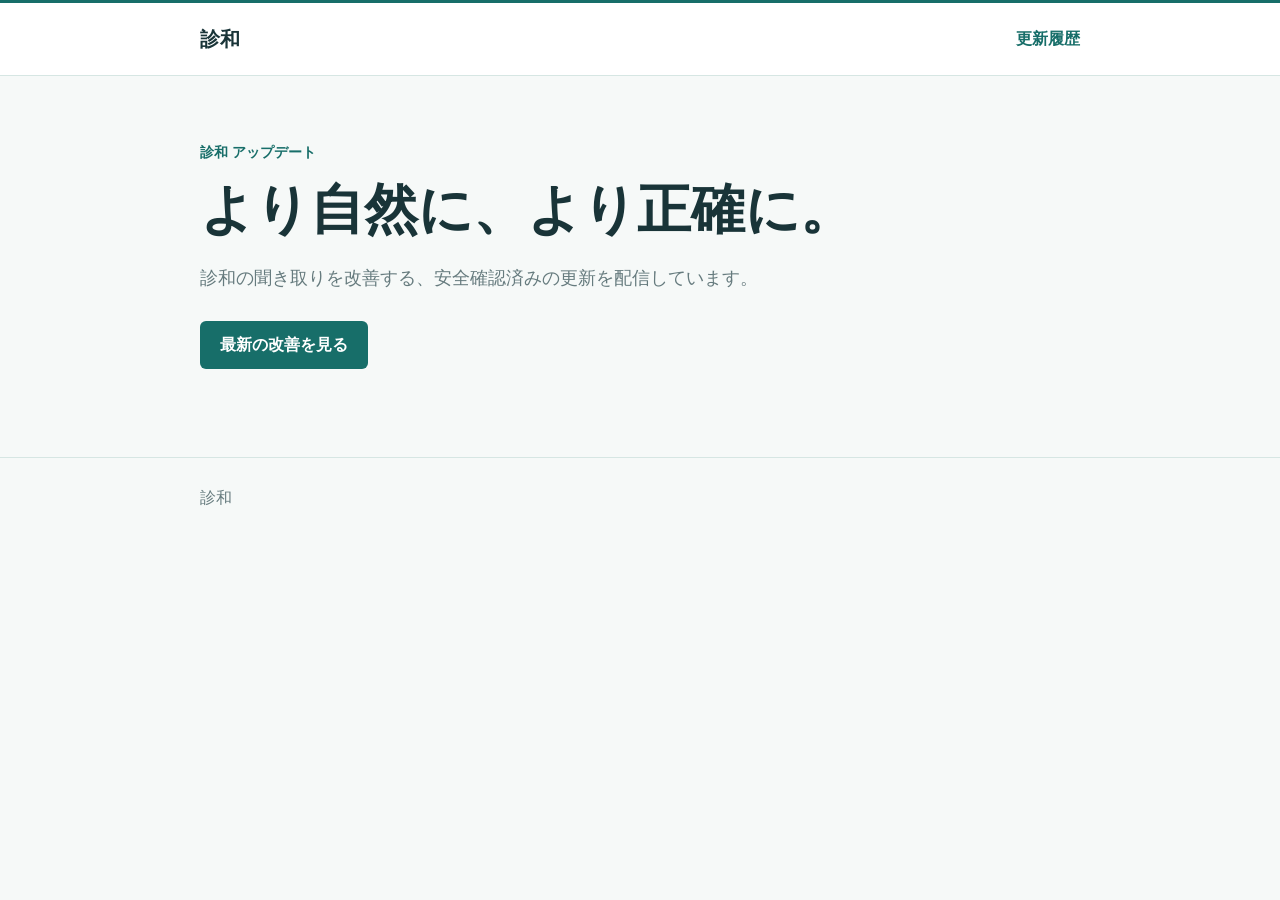
<file: docs/index.html>
<!doctype html>
<html lang="ja">
<head>
  <meta charset="utf-8">
  <meta name="viewport" content="width=device-width, initial-scale=1">
  <meta name="description" content="診和の安全確認済みアップデート配信サイトです。">
  <title>診和 アップデート</title>
  <link rel="stylesheet" href="./assets/site.css">
</head>
<body>
  <header class="site-header"><div class="site-header-inner"><a class="brand" href="./">診和</a><nav><a href="./updates/">更新履歴</a></nav></div></header>
  <main>
    <p class="eyebrow">診和 アップデート</p>
    <h1>より自然に、より正確に。</h1>
    <p class="lead">診和の聞き取りを改善する、安全確認済みの更新を配信しています。</p>
    <a class="primary-link" href="./updates/">最新の改善を見る</a>
  </main>
  <footer class="site-footer"><div class="site-footer-inner">診和</div></footer>
</body>
</html>
</file>
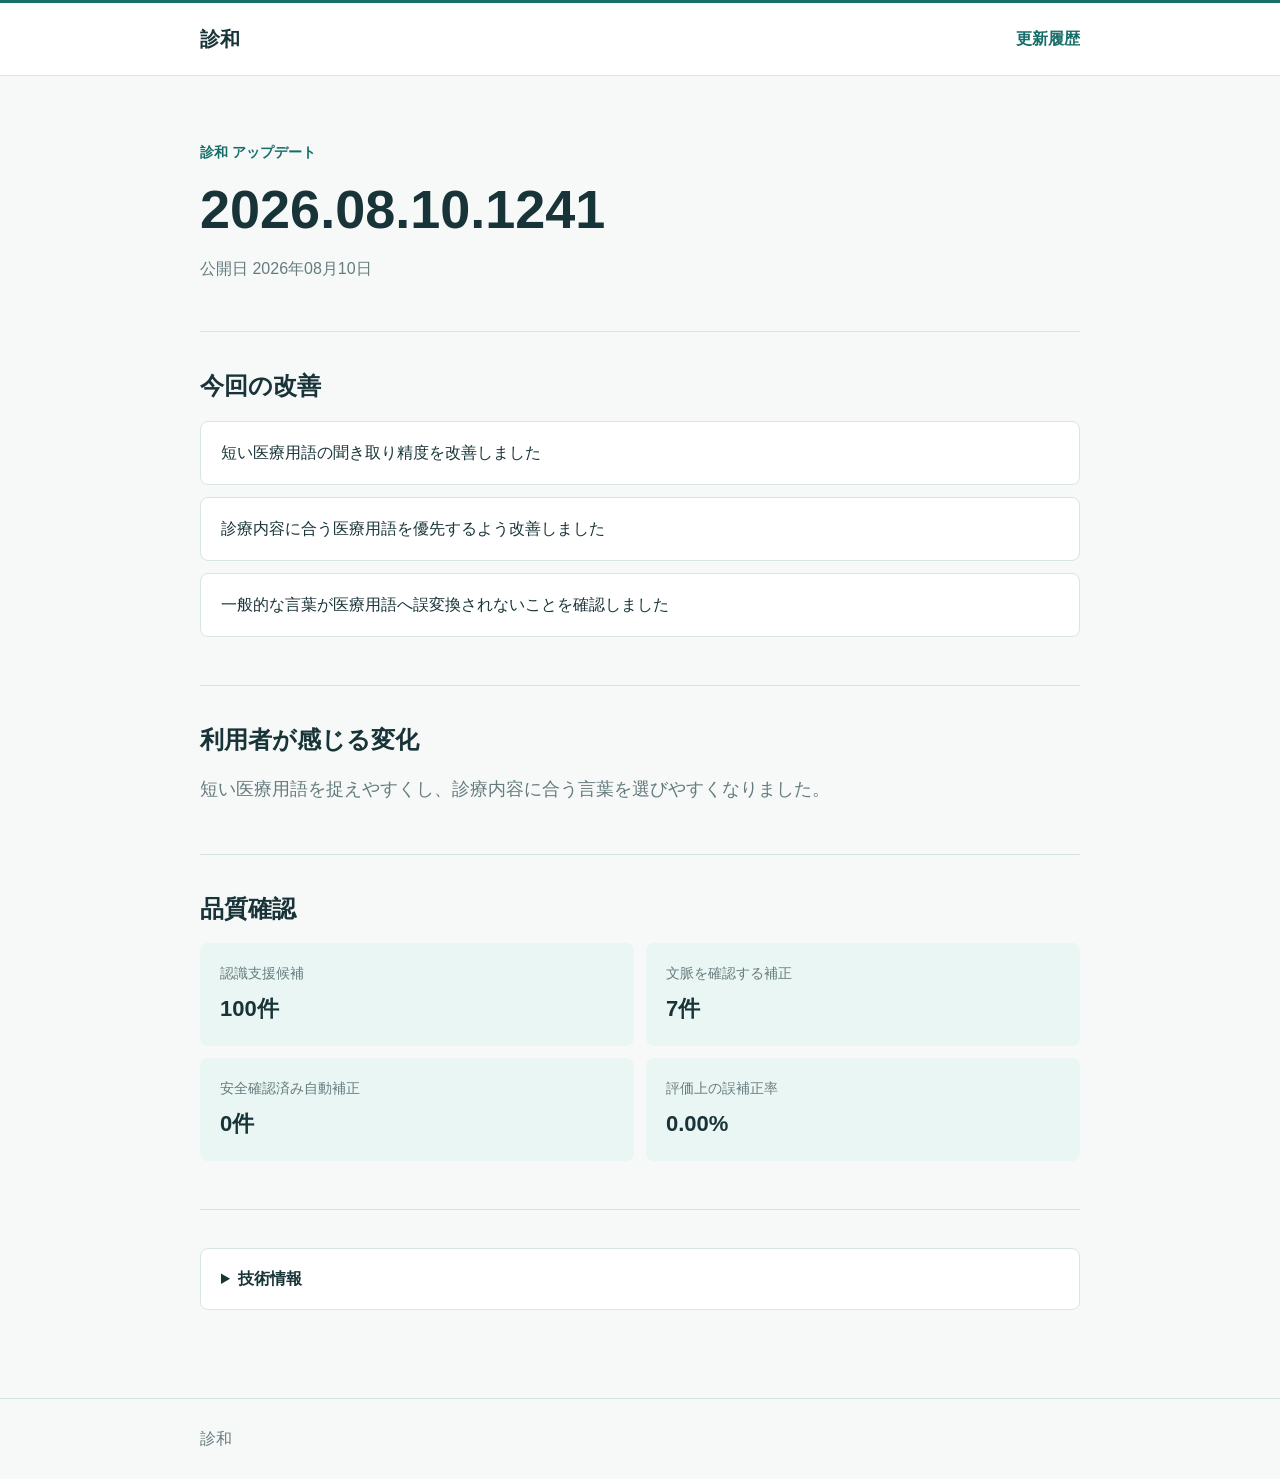
<file: docs/updates/index.html>
<!doctype html>
<html lang="ja">
<head>
  <meta charset="utf-8">
  <meta name="viewport" content="width=device-width, initial-scale=1">
  <meta name="description" content="診和 2026.08.10.1241 の改善内容と品質確認結果です。">
  <title>診和 アップデート 2026.08.10.1241</title>
  <link rel="stylesheet" href="../assets/site.css">
</head>
<body>
  <header class="site-header"><div class="site-header-inner"><a class="brand" href="../">診和</a><nav><a href="./">更新履歴</a></nav></div></header>
  <main>
    <p class="eyebrow">診和 アップデート</p>
    <h1>2026.08.10.1241</h1>
    <p class="release-date">公開日 2026年08月10日</p>
    <section class="content-section"><h2>今回の改善</h2><ul class="improvements"><li>短い医療用語の聞き取り精度を改善しました</li><li>診療内容に合う医療用語を優先するよう改善しました</li><li>一般的な言葉が医療用語へ誤変換されないことを確認しました</li></ul></section>
    <section class="content-section"><h2>利用者が感じる変化</h2><p class="lead">短い医療用語を捉えやすくし、診療内容に合う言葉を選びやすくなりました。</p></section>
    <section class="content-section"><h2>品質確認</h2><div class="quality-grid">
      <div class="quality-item"><span>認識支援候補</span><strong>100件</strong></div>
      <div class="quality-item"><span>文脈を確認する補正</span><strong>7件</strong></div>
      <div class="quality-item"><span>安全確認済み自動補正</span><strong>0件</strong></div>
      <div class="quality-item"><span>評価上の誤補正率</span><strong>0.00%</strong></div>
    </div></section>
    <section class="content-section"><details><summary>技術情報</summary><ul class="technical-list">
      <li>配信元: SAXOPHOENIX/shinwa-speech-dictionary-lab</li>
      <li>GitHubコミット: <code>147c2aa91db984eb52cfef76f6ad1d4f3b6c8c10</code></li>
      <li>リリース: <a href="https://github.com/SAXOPHOENIX/shinwa-speech-dictionary-lab/releases/tag/dictionary-update-v2026.08.10.1241">dictionary-update-v2026.08.10.1241</a></li>
      <li>manifestバージョン: 202608101241</li>
    </ul></details></section>
  </main>
  <footer class="site-footer"><div class="site-footer-inner">診和</div></footer>
</body>
</html>
</file>
<file: docs/assets/site.css>
:root {
  color-scheme: light;
  --ink: #193438;
  --muted: #667b7e;
  --line: #d6e6e3;
  --accent: #176e69;
  --accent-soft: #eaf6f3;
  --paper: #ffffff;
  --background: #f6f9f8;
}

* { box-sizing: border-box; }

body {
  background: var(--background);
  color: var(--ink);
  font-family: -apple-system, BlinkMacSystemFont, "Hiragino Sans", "Yu Gothic UI", "Yu Gothic", sans-serif;
  letter-spacing: 0;
  line-height: 1.75;
  margin: 0;
}

a { color: var(--accent); }

.site-header {
  background: rgba(255, 255, 255, 0.96);
  border-top: 3px solid var(--accent);
  border-bottom: 1px solid var(--line);
}

.site-header-inner,
main,
.site-footer-inner {
  margin: 0 auto;
  max-width: 880px;
  width: calc(100% - 40px);
}

.site-header-inner {
  align-items: center;
  display: flex;
  justify-content: space-between;
  min-height: 72px;
}

.brand {
  color: var(--ink);
  font-size: 20px;
  font-weight: 800;
  text-decoration: none;
}

.site-header nav { display: flex; gap: 24px; }
.site-header nav a { font-weight: 700; text-decoration: none; }

main { padding: 64px 0 88px; }

.eyebrow {
  color: var(--accent);
  font-size: 14px;
  font-weight: 800;
  margin: 0 0 8px;
}

h1, h2 { line-height: 1.35; }
h1 { font-size: clamp(32px, 7vw, 54px); margin: 0; }
h2 { font-size: 24px; margin: 0 0 18px; }

.lead {
  color: var(--muted);
  font-size: 18px;
  margin: 18px 0 0;
  max-width: 680px;
}

.release-date { color: var(--muted); margin: 10px 0 0; }

.content-section {
  border-top: 1px solid var(--line);
  margin-top: 48px;
  padding-top: 38px;
}

.improvements {
  display: grid;
  gap: 12px;
  list-style: none;
  margin: 0;
  padding: 0;
}

.improvements li {
  background: var(--paper);
  border: 1px solid var(--line);
  border-radius: 8px;
  padding: 17px 20px;
}

.quality-grid {
  display: grid;
  gap: 12px;
  grid-template-columns: repeat(2, minmax(0, 1fr));
}

.quality-item {
  background: var(--accent-soft);
  border-radius: 8px;
  padding: 18px 20px;
}

.quality-item span { color: var(--muted); display: block; font-size: 14px; }
.quality-item strong { display: block; font-size: 22px; margin-top: 4px; }

.primary-link {
  align-items: center;
  background: var(--accent);
  border-radius: 6px;
  color: #fff;
  display: inline-flex;
  font-weight: 800;
  margin-top: 26px;
  min-height: 48px;
  padding: 10px 20px;
  text-decoration: none;
}

details {
  background: var(--paper);
  border: 1px solid var(--line);
  border-radius: 8px;
  padding: 16px 20px;
}

summary { cursor: pointer; font-weight: 800; }
.technical-list { display: grid; gap: 8px; margin: 18px 0 0; padding-left: 20px; }
.technical-list code { overflow-wrap: anywhere; }

.site-footer { border-top: 1px solid var(--line); color: var(--muted); }
.site-footer-inner { padding: 26px 0; }

@media (max-width: 620px) {
  .site-header-inner { min-height: 60px; }
  .site-header nav { gap: 14px; }
  .site-header nav a { font-size: 14px; }
  main { padding: 42px 0 64px; }
  .quality-grid { grid-template-columns: 1fr; }
  .content-section { margin-top: 38px; padding-top: 30px; }
}
</file>
